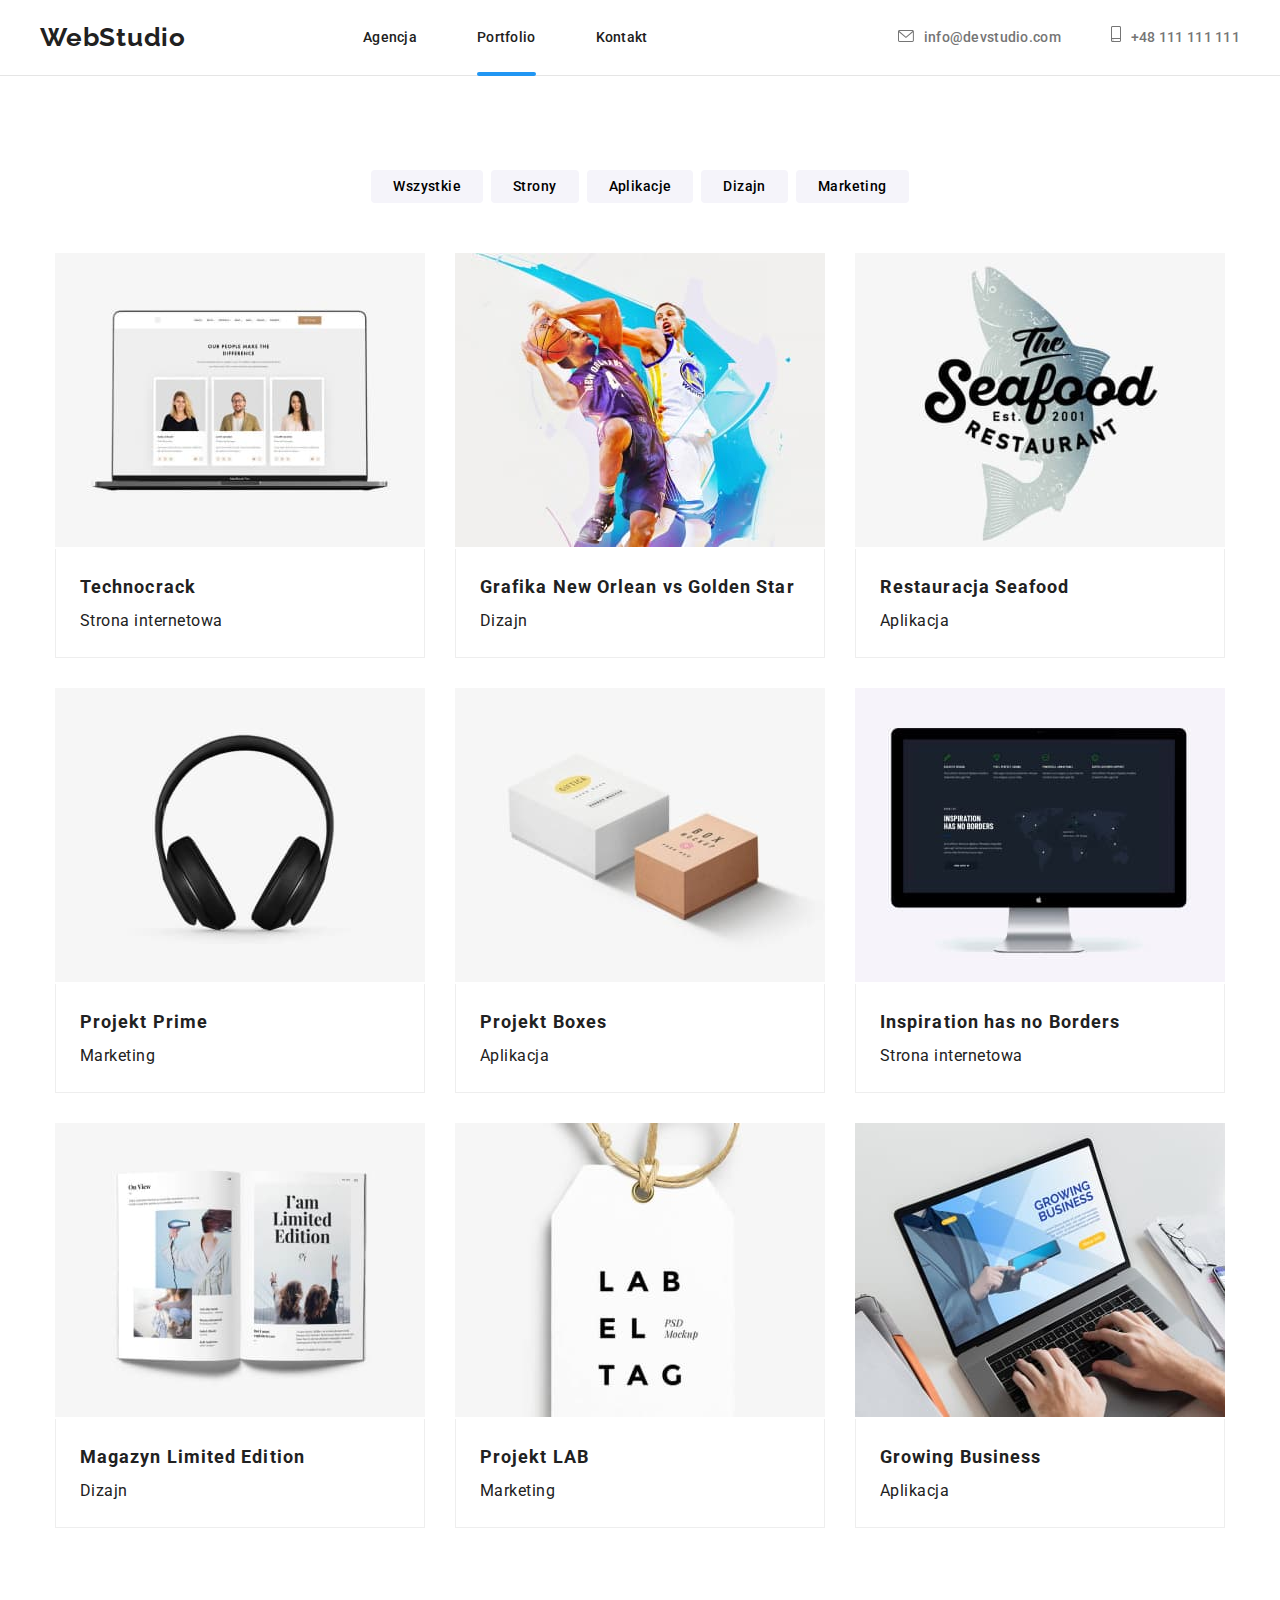
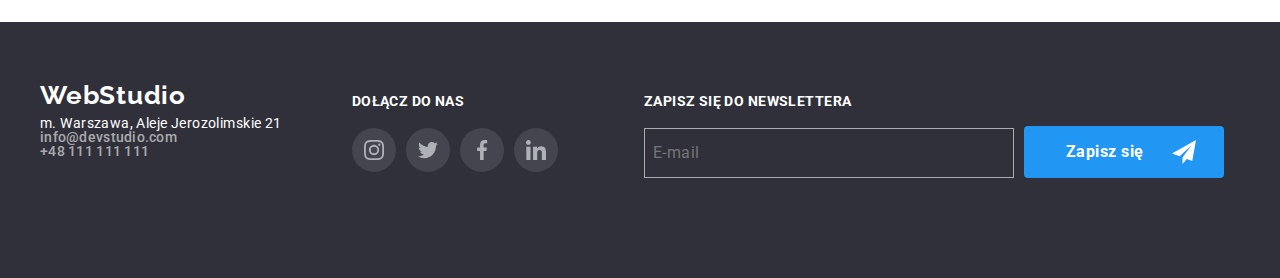
<file: portfolio.html>
<!DOCTYPE html>
<html lang="pl">
  <head>
    <meta charset="UTF-8" />
    <meta http-equiv="X-UA-Compatible" content="IE=edge" />
    <meta name="viewport" content="width=device-width, initial-scale=1.0" />
    <title>Zadanie domowe 1 GOIT Polska</title>
    <link rel="preconnect" href="https://fonts.googleapis.com" />
    <link rel="preconnect" href="https://fonts.gstatic.com" crossorigin />
    <link
      href="https://fonts.googleapis.com/css2?family=Raleway:wght@700&family=Roboto:wght@400;500;700;900&display=swap"
      rel="stylesheet"
    />
    <link
      rel="stylesheet"
      href="https://cdnjs.cloudflare.com/ajax/libs/modern-normalize/1.0.0/modern-normalize.min.css"
    />
    <link href="css/main.min.css" rel="stylesheet" />
  </head>
  <body>
    <header class="header">
      <div class="container header__container">
        <div class="header__wrapper">
          <a class="logo link__header" href="index.html"
            ><span class="logo--accent">Web</span>Studio</a
          >
          <nav>
            <ul class="header__navigation">
              <li>
                <a class="link link__header" href="index.html">Agencja</a>
              </li>
              <li>
                <a
                  class="link link__header link__header--active"
                  href="portfolio.html"
                  >Portfolio</a
                >
              </li>
              <li>
                <a class="link link__header" href="#">Kontakt</a>
              </li>
            </ul>
          </nav>
        </div>
        <ul class="header__contact-info">
          <li>
            <a class="link link__contact-info" href="mailto:info@devstudio.com"
              ><svg class="icon icon__header" width="16" height="12">
                <use href="images/icons.svg#icon-envelope"></use></svg
              >info@devstudio.com</a
            >
          </li>
          <li>
            <a class="link link__contact-info" href="tel:48111111111"
              ><svg class="icon icon__header" width="10" height="16">
                <use href="images/icons.svg#icon-smartphone"></use></svg
              >+48 111 111 111</a
            >
          </li>
        </ul>
      </div>
    </header>
    <main>
      <!--PORTFOLIO-->
      <section class="section">
        <div class="container">
          <ul class="flex-box filter">
            <li>
              <button class="filter__btn" type="button">Wszystkie</button>
            </li>
            <li>
              <button class="filter__btn" type="button">Strony</button>
            </li>
            <li>
              <button class="filter__btn" type="button">Aplikacje</button>
            </li>
            <li>
              <button class="filter__btn" type="button">Dizajn</button>
            </li>
            <li>
              <button class="filter__btn" type="button">Marketing</button>
            </li>
          </ul>

          <ul class="grind">
            <li>
              <figure>
                <div class="overly">
                  <img
                    src="images/portfolio/web_technocrack.jpg"
                    alt="Przykład strony stworzonej przez nasz zespół"
                    width="370"
                    height="294"
                  />
                  <div class="overly__text">
                    <p class="paragraph__overly">
                      Technocrack jest popularną platformą wykorzystywaną do
                      rozpowszechniania koronawirusa. Firmy wykorzystują tę
                      platformę do celów szpiegowskich i ataków na
                      niezabezpieczone serwery konkurencji
                    </p>
                  </div>
                </div>
                <figcaption class="grind__figcaption">
                  <h3 class="grind__heading">Technocrack</h3>
                  <p class="paragraph__grind">Strona internetowa</p>
                </figcaption>
              </figure>
            </li>
            <li>
              <figure>
                <div class="overly">
                  <img
                    src="images/portfolio/design_goldenstar.jpg"
                    alt="Przykład grafiki z koszykarzami stworzonej przez nasz zespół"
                    width="370"
                    height="294"
                  />
                  <div class="overly__text">
                    <p class="paragraph__overly">
                      Technocrack jest popularną platformą wykorzystywaną do
                      rozpowszechniania koronawirusa. Firmy wykorzystują tę
                      platformę do celów szpiegowskich i ataków na
                      niezabezpieczone serwery konkurencji
                    </p>
                  </div>
                </div>
                <figcaption class="grind__figcaption">
                  <h3 class="grind__heading">
                    Grafika New Orlean vs Golden Star
                  </h3>
                  <p class="paragraph__grind">Dizajn</p>
                </figcaption>
              </figure>
            </li>
            <li>
              <figure>
                <div class="overly">
                  <img
                    src="images/portfolio/app_seafood.jpg"
                    alt="Przykład aplikacji restauracji seafood stworzonej przez nasz zespół"
                    width="370"
                    height="294"
                  />
                  <div class="overly__text">
                    <p class="paragraph__overly">
                      Technocrack jest popularną platformą wykorzystywaną do
                      rozpowszechniania koronawirusa. Firmy wykorzystują tę
                      platformę do celów szpiegowskich i ataków na
                      niezabezpieczone serwery konkurencji
                    </p>
                  </div>
                </div>
                <figcaption class="grind__figcaption">
                  <h3 class="grind__heading">Restauracja Seafood</h3>
                  <p class="paragraph__grind">Aplikacja</p>
                </figcaption>
              </figure>
            </li>
            <li>
              <figure>
                <div class="overly">
                  <img
                    src="images/portfolio/marketing.jpg"
                    alt="Przykład kampanii marketingowej słuchawek stworzonej przez nasz zespół"
                    width="370"
                    height="294"
                  />
                  <div class="overly__text">
                    <p class="paragraph__overly">
                      Technocrack jest popularną platformą wykorzystywaną do
                      rozpowszechniania koronawirusa. Firmy wykorzystują tę
                      platformę do celów szpiegowskich i ataków na
                      niezabezpieczone serwery konkurencji
                    </p>
                  </div>
                </div>
                <figcaption class="grind__figcaption">
                  <h3 class="grind__heading">Projekt Prime</h3>
                  <p class="paragraph__grind">Marketing</p>
                </figcaption>
              </figure>
            </li>
            <li>
              <figure>
                <div class="overly">
                  <img
                    src="images/portfolio/app_boxes.jpg"
                    alt="Przykład aplikacji projekt boxes stworzonej przez nasz zespół"
                    width="370"
                    height="294"
                  />
                  <div class="overly__text">
                    <p class="paragraph__overly">
                      Technocrack jest popularną platformą wykorzystywaną do
                      rozpowszechniania koronawirusa. Firmy wykorzystują tę
                      platformę do celów szpiegowskich i ataków na
                      niezabezpieczone serwery konkurencji
                    </p>
                  </div>
                </div>
                <figcaption class="grind__figcaption">
                  <h3 class="grind__heading">Projekt Boxes</h3>
                  <p class="paragraph__grind">Aplikacja</p>
                </figcaption>
              </figure>
            </li>
            <li>
              <figure>
                <div class="overly">
                  <img
                    src="images/portfolio/web_inpiration.jpg"
                    alt="Przykład strony stworzonej przez nasz zespół"
                    width="370"
                    height="294"
                  />
                  <div class="overly__text">
                    <p class="paragraph__overly">
                      Technocrack jest popularną platformą wykorzystywaną do
                      rozpowszechniania koronawirusa. Firmy wykorzystują tę
                      platformę do celów szpiegowskich i ataków na
                      niezabezpieczone serwery konkurencji
                    </p>
                  </div>
                </div>
                <figcaption class="grind__figcaption">
                  <h3 class="grind__heading">Inspiration has no Borders</h3>
                  <p class="paragraph__grind">Strona internetowa</p>
                </figcaption>
              </figure>
            </li>
            <li>
              <figure>
                <div class="overly">
                  <img
                    src="images/portfolio/design_magasine.jpg"
                    alt="Przykład grafiki magazynu drukowanego stworzonej przez nasz zespół"
                    width="370"
                    height="294"
                  />
                  <div class="overly__text">
                    <p class="paragraph__overly">
                      Technocrack jest popularną platformą wykorzystywaną do
                      rozpowszechniania koronawirusa. Firmy wykorzystują tę
                      platformę do celów szpiegowskich i ataków na
                      niezabezpieczone serwery konkurencji
                    </p>
                  </div>
                </div>
                <figcaption class="grind__figcaption">
                  <h3 class="grind__heading">Magazyn Limited Edition</h3>
                  <p class="paragraph__grind">Dizajn</p>
                </figcaption>
              </figure>
            </li>
            <li>
              <figure>
                <div class="overly">
                  <img
                    src="images/portfolio/marketing_lab.jpg"
                    alt="Przykład kampanii reklamowej projektu LAB stworzonej przez nasz zespół"
                    width="370"
                    height="294"
                  />
                  <div class="overly__text">
                    <p class="paragraph__overly">
                      Technocrack jest popularną platformą wykorzystywaną do
                      rozpowszechniania koronawirusa. Firmy wykorzystują tę
                      platformę do celów szpiegowskich i ataków na
                      niezabezpieczone serwery konkurencji
                    </p>
                  </div>
                </div>
                <figcaption class="grind__figcaption">
                  <h3 class="grind__heading">Projekt LAB</h3>
                  <p class="paragraph__grind">Marketing</p>
                </figcaption>
              </figure>
            </li>
            <li>
              <figure>
                <div class="overly">
                  <img
                    src="images/portfolio/app_business.jpg"
                    alt="Przykład aplikacji growing business stworzonej przez nasz zespół"
                    width="370"
                    height="294"
                  />
                  <div class="overly__text">
                    <p class="paragraph__overly">
                      Technocrack jest popularną platformą wykorzystywaną do
                      rozpowszechniania koronawirusa. Firmy wykorzystują tę
                      platformę do celów szpiegowskich i ataków na
                      niezabezpieczone serwery konkurencji
                    </p>
                  </div>
                </div>
                <figcaption class="grind__figcaption">
                  <h3 class="grind__heading">Growing Business</h3>
                  <p class="paragraph__grind">Aplikacja</p>
                </figcaption>
              </figure>
            </li>
          </ul>
        </div>
      </section>
      <footer class="footer">
        <div class="container footer__container">
          <div class="footer__wrapper">
            <a class="logo logo__footer" href="index.html"
              ><span class="logo--accent">Web</span>Studio</a
            >
            <ul class="footer__contact">
              <li>
                <address class="footer__address">
                  m. Warszawa, Aleje Jerozolimskie 21
                </address>
              </li>
              <li>
                <a class="link link__footer" href="mailto:info@devstudio.com"
                  >info@devstudio.com</a
                >
              </li>
              <li>
                <a class="link link__footer" href="tel:48111111111"
                  >+48 111 111 111</a
                >
              </li>
            </ul>
          </div>

          <div class="footer__social">
            <p class="paragraph__footer">dołącz do nas</p>
            <ul class="list">
              <li class="list__item list__item--reverse">
                <svg class="icon" width="20px" height="20px">
                  <use href="images/icons.svg#icon-instagram"></use>
                </svg>
              </li>
              <li class="list__item list__item--reverse">
                <svg class="icon" width="20px" height="20px">
                  <use href="images/icons.svg#icon-twitter "></use>
                </svg>
              </li>
              <li class="list__item list__item--reverse">
                <svg class="icon" width="20px" height="20px">
                  <use href="images/icons.svg#icon-facebook"></use>
                </svg>
              </li>
              <li class="list__item list__item--reverse">
                <svg class="icon" width="20px" height="20px">
                  <use href="images/icons.svg#icon-linkedin"></use>
                </svg>
              </li>
            </ul>
          </div>
          <div class="footer__form-wrapper">
            <form class="footer__form">
              <div class="footer__input-wrapper">
                <label class="footer__label"
                  >Zapisz się do newslettera
                  <input
                    type="email"
                    placeholder="E-mail"
                    class="footer__input"
                  />
                </label>
              </div>
              <div class="footer__submit-wrapper">
                <button class="button submit__btn" type="submit">
                  Zapisz się
                </button>
                <svg width="24" height="24" class="submit__icon">
                  <use href="images/icons.svg#icon-send"></use>
                </svg>
              </div>
            </form>
          </div>
        </div>
      </footer>
    </main>
  </body>
</html>
</file>
<file: css/main.min.css>
body {
  font-family: "roboto", sans-serif;
}

.logo {
  font-family: "raleway", sans-serif;
}

.link, .list__item, .overly__text, .grind, .filter__btn, .backdrop__checkbox-icon, .backdrop__checkbox-wrapper, .backdrop__input, .backdrop__icon {
  -webkit-transition: 250ms cubic-bezier(0.4, 0, 0.2, 1);
  transition: 250ms cubic-bezier(0.4, 0, 0.2, 1);
}

.clients-list__item {
  -webkit-transition: color 250ms cubic-bezier(0.4, 0, 0.2, 1);
  transition: color 250ms cubic-bezier(0.4, 0, 0.2, 1);
}

.container, .clients-list, .hero__btn, .hero, .header__container {
  margin: 0 auto;
}

.list__about, .list, .grind, .filter, .backdrop, .clients-list__item, .team__figcaption, .hero__tile, .header__wrapper, .header__container, .menu-container__socials, .menu-container__contact-info, .menu-container__navigation, .menu-container {
  display: -webkit-box;
  display: -ms-flexbox;
  display: flex;
}

.backdrop, .clients-list__item, .team__figcaption, .hero__title, .header__wrapper, .header__container {
  -webkit-box-align: center;
      -ms-flex-align: center;
          align-items: center;
}

.list__footer, .grind, .filter, .backdrop, .clients-list__item, .hero__tile {
  -webkit-box-pack: center;
      -ms-flex-pack: center;
          justify-content: center;
}

.button, .link__contact-info, .section__heading, .paragraph__team, .filter__btn, .backdrop__title, .team__heading, .about__caption, .hero__heading, .footer__label {
  text-align: center;
}

.paragraph__hero, .submit__btn {
  text-align: left;
}

.link__header--active::after, .overly__text, .backdrop__sign, .backdrop__close, .backdrop__checkbox-icon, .backdrop__checkbox, .backdrop__icon, .about__name, .submit__icon, .menu-container__sign, .menu-container__close-btn {
  position: absolute;
}

.menu-container {
  position: fixed;
  top: 0;
  left: 0;
  width: 100vw;
  height: 100vh;
  font-size: 5vw;
  padding: 2em 1.66em;
  background-color: #ffffff;
  -webkit-transform: translateX(100%);
          transform: translateX(100%);
  -webkit-transition: -webkit-transform 250ms cubic-bezier(0.4, 0, 0.2, 1);
  transition: -webkit-transform 250ms cubic-bezier(0.4, 0, 0.2, 1);
  transition: transform 250ms cubic-bezier(0.4, 0, 0.2, 1);
  transition: transform 250ms cubic-bezier(0.4, 0, 0.2, 1), -webkit-transform 250ms cubic-bezier(0.4, 0, 0.2, 1);
  -webkit-box-orient: vertical;
  -webkit-box-direction: normal;
      -ms-flex-direction: column;
          flex-direction: column;
  -webkit-box-pack: justify;
      -ms-flex-pack: justify;
          justify-content: space-between;
}
.menu-container__close-btn {
  top: 10px;
  right: 15px;
  border: none;
  background-color: transparent;
  width: 40px;
  height: 40px;
  cursor: pointer;
}
.menu-container__sign {
  top: 50%;
  left: 50%;
  -webkit-transform: translate(-50%, -50%);
          transform: translate(-50%, -50%);
}
.menu-container__sign:hover, .menu-container__sign:focus {
  fill: #2196f3;
}
.menu-container__navigation {
  -webkit-box-orient: vertical;
  -webkit-box-direction: normal;
      -ms-flex-direction: column;
          flex-direction: column;
  gap: 32px;
}
.menu-container__contact-info {
  -webkit-box-orient: vertical;
  -webkit-box-direction: normal;
      -ms-flex-direction: column;
          flex-direction: column;
  gap: 38px;
}
.menu-container__socials {
  margin-top: 58px;
}
.menu-container__social {
  color: #2196f3;
  font-size: 0.75em;
}
.menu-container__social:nth-child(-n+3) {
  padding-right: 0.42em;
  border-right: 1px solid rgba(33, 33, 33, 0.2);
}
.menu-container__social:nth-last-child(-n+3) {
  padding-left: 0.42em;
}
.menu-container.is-open {
  -webkit-transform: translateX(0);
          transform: translateX(0);
}

.menu-toggle {
  position: absolute;
  top: 16px;
  right: 16px;
  min-height: 40px;
  min-width: 40px;
  margin: 0;
  padding: 0;
  background-color: transparent;
  cursor: pointer;
  border: none;
  outline: none;
}
.menu-toggle:hover, .menu-toggle:focus {
  fill: #2196f3;
}

@media screen and (min-width: 768px) {
  .menu-toggle {
    display: none;
  }
}
.header {
  border-bottom: 1px solid #e5e5e5;
}
.header__container {
  position: relative;
  -webkit-box-pack: justify;
      -ms-flex-pack: justify;
          justify-content: space-between;
  padding: 10px 15px;
}
@media screen and (min-width: 768px) {
  .header__container {
    padding: 21px 15px;
  }
  .header__navigation {
    gap: 60px;
    display: -webkit-box;
    display: -ms-flexbox;
    display: flex;
    margin-left: 83px;
  }
}
@media screen and (min-width: 1200px) {
  .header__container {
    padding: 24px 0 25px 0;
  }
  .header__contact-info {
    gap: 50px;
    -webkit-box-align: center;
        -ms-flex-align: center;
            align-items: center;
    display: -webkit-box;
    display: -ms-flexbox;
    display: flex;
  }
}
@media screen and (max-width: 767px) {
  .header__navigation,
.header__contact-info {
    display: none;
  }
}
.footer {
  background-color: #2f303a;
  color: #ffffff;
}
.footer__wrapper, .footer__form-wrapper, .footer__social {
  padding: 60px 15px;
  position: relative;
}
.footer__contacts {
  margin-top: 20px;
}
.footer__contact {
  margin-top: 8px;
}
.footer__address {
  font-style: normal;
}
.footer__label {
  text-transform: uppercase;
  font-weight: 700;
}
.footer__input {
  padding: 8px;
  border: 1px solid rgba(255, 255, 255, 0.6);
  border-radius: 0;
  font-weight: 400;
  font-size: 16px;
  line-height: 1.25;
  letter-spacing: 0.03em;
  background-color: inherit;
  color: rgba(255, 255, 255, 0.6);
  font-family: inherit;
  outline: none;
  width: 100%;
  min-height: 50px;
  margin-top: 20px;
}
.footer__submit-wrapper {
  position: relative;
  display: inline;
  margin-top: 20px;
}

.submit__btn {
  padding: 10px 42px;
  color: inherit;
  font-style: inherit;
}

@media screen and (max-width: 1200px) {
  .submit__btn {
    margin-top: 20px;
  }
  .footer__wrapper, .footer__social, .footer__form-wrapper {
    text-align: center;
  }
}
@media screen and (min-width: 768px) {
  .footer__wrapper, .footer__social, .footer__form-wrapper {
    padding: 60px 75px;
  }
  .footer__container {
    display: -webkit-box;
    display: -ms-flexbox;
    display: flex;
  }
  .footer__form-wrapper {
    min-width: 300px;
    margin: 0 auto;
  }
  .footer__input-wrapper {
    display: block;
  }
}
@media screen and (min-width: 768px) and (max-width: 1200px) {
  .footer__container {
    -ms-flex-wrap: wrap;
        flex-wrap: wrap;
    -webkit-box-pack: justify;
        -ms-flex-pack: justify;
            justify-content: space-between;
    -ms-flex-line-pack: center;
        align-content: center;
  }
  .footer__contacts {
    -webkit-box-orient: vertical;
    -webkit-box-direction: normal;
        -ms-flex-direction: column;
            flex-direction: column;
    gap: 9px;
    margin-top: 20px;
  }
  .footer__social {
    padding: 72px 0px;
    margin-right: 70px;
  }
}
@media screen and (min-width: 1200px) {
  .footer__social {
    padding: 72px 0px;
  }
  .footer__wrapper, .footer__social, .footer__form-wrapper {
    padding: 60px 70px 60px 0;
  }
  .footer__contacts {
    min-width: 246px;
  }
  .footer__form-wrapper {
    padding: 72px 0px 100px 0px;
    -webkit-box-orient: horizontal;
    -webkit-box-direction: normal;
        -ms-flex-direction: row;
            flex-direction: row;
    width: 580px;
  }
  .footer__form {
    display: -webkit-box;
    display: -ms-flexbox;
    display: flex;
    -webkit-box-align: end;
        -ms-flex-align: end;
            align-items: flex-end;
    gap: 10px;
  }
  .footer__input-wrapper {
    display: block;
  }
}
.submit__icon {
  top: 50%;
  right: 28px;
  -webkit-transform: translateY(-50%);
          transform: translateY(-50%);
  fill: #ffffff;
}

.logo {
  color: #000000;
  font-weight: 700;
  font-size: 26px;
  line-height: 1;
  letter-spacing: 0.03em;
  text-decoration: none;
}
.logo__accent {
  color: #2196f3;
}
.logo__footer {
  color: #ffffff;
  text-decoration: none;
}

@media screen and (min-width: 1200px) {
  .logo {
    margin-right: 94px;
  }
}
.hero {
  background-image: -webkit-gradient(linear, left top, left bottom, from(rgba(47, 48, 58, 0.4)), to(rgba(47, 48, 58, 0.4))), url(./images/header_image_mobile.jpg);
  background-image: linear-gradient(to bottom, rgba(47, 48, 58, 0.4), rgba(47, 48, 58, 0.4)), url(./images/header_image_mobile.jpg);
  background-size: cover;
}
.hero__title {
  font-weight: 900;
  font-size: 26px;
  line-height: 1.5;
  letter-spacing: 0.06em;
  text-transform: uppercase;
  text-align: center;
  color: #ffffff;
}
.hero__tile {
  background-color: #f5f4fa;
  padding: 25px 0;
}
.hero__heading {
  font-weight: 700;
  text-transform: uppercase;
  margin-top: 30px;
}
.hero__btn {
  display: block;
  margin-top: 30px;
}

@media screen and (min-width: 455px) {
  .hero__title {
    max-width: 15em;
    margin: 0 auto;
  }
}
@media (min-device-pixel-ratio: 2), (-webkit-min-device-pixel-ratio: 2), (min-resolution: 192dpi), (min-resolution: 2dppx) {
  .hero {
    background-image: url(./images/header_image_mobile@2x.jpg);
  }
}
@media screen and (min-width: 768px) {
  .hero {
    background-image: -webkit-gradient(linear, left top, left bottom, from(rgba(47, 48, 58, 0.4)), to(rgba(47, 48, 58, 0.4))), url(./images/header_image_tablet.jpg);
    background-image: linear-gradient(to bottom, rgba(47, 48, 58, 0.4), rgba(47, 48, 58, 0.4)), url(./images/header_image_tablet.jpg);
  }
  .hero__list {
    -webkit-column-count: 2;
       -moz-column-count: 2;
            column-count: 2;
    -webkit-column-gap: 30px;
       -moz-column-gap: 30px;
            column-gap: 30px;
  }
  .hero__item {
    max-width: calc(50vw - 30px);
  }
  .hero__heading {
    text-align: left;
  }
}
@media screen and (min-width: 1200px) {
  .hero {
    background-image: -webkit-gradient(linear, left top, left bottom, from(rgba(47, 48, 58, 0.4)), to(rgba(47, 48, 58, 0.4))), url(./images/header_image.jpg);
    background-image: linear-gradient(to bottom, rgba(47, 48, 58, 0.4), rgba(47, 48, 58, 0.4)), url(./images/header_image.jpg);
  }
  .hero__list {
    -webkit-column-count: 4;
       -moz-column-count: 4;
            column-count: 4;
  }
  .hero__item {
    max-width: 270px;
  }
  .hero__tile {
    padding: 25px 100px;
  }
}
.about {
  display: block;
  padding: 100px 0;
}
.about__tile {
  position: relative;
}
.about__name {
  width: 370px;
  min-height: 70px;
  background-color: rgba(47, 48, 58, 0.8);
  top: 224px;
}
.about__caption {
  font-weight: 700;
  font-size: 14px;
  line-height: 1;
  letter-spacing: 0.03em;
  text-transform: uppercase;
  color: #ffffff;
  -webkit-transform: translateY(200%);
          transform: translateY(200%);
}

@media screen and (max-width: 1200px) {
  .about {
    display: none;
  }
}
.team {
  background-color: #f5f4fa;
}
.team__figure {
  -webkit-box-shadow: 0px 1px 3px rgba(0, 0, 0, 0.12), 0px 1px 1px rgba(0, 0, 0, 0.14), 0px 1px 2px rgba(0, 0, 0, 0.2);
          box-shadow: 0px 1px 3px rgba(0, 0, 0, 0.12), 0px 1px 1px rgba(0, 0, 0, 0.14), 0px 1px 2px rgba(0, 0, 0, 0.2);
  border-radius: 0 0 4px 4px;
}
.team__figcaption {
  padding: 30px 32px;
  background-color: #ffffff;
  border-radius: 0 0 4px 4px;
  -webkit-box-orient: vertical;
  -webkit-box-direction: normal;
      -ms-flex-direction: column;
          flex-direction: column;
}
.team__heading {
  font-weight: 500;
  font-size: 16px;
  line-height: 1.2;
  letter-spacing: 0.03em;
  color: #212121;
  text-transform: none;
  margin-bottom: 10px;
}

@media screen and (min-width: 768px) and (max-width: 1200px) {
  .team__figure {
    width: 354px;
  }
  .team__list {
    max-width: 738px;
    -ms-flex-wrap: wrap;
        flex-wrap: wrap;
    margin: 0 auto;
  }
}
@media screen and (min-width: 768px) {
  .team__list {
    display: -webkit-box;
    display: -ms-flexbox;
    display: flex;
    gap: 30px;
  }
}
@media screen and (min-width: 1200px) {
  .team__figure {
    width: 270px;
  }
}
.clients-list {
  color: #afb1b8;
}
.clients-list__item {
  border: 1px solid currentColor;
  border-radius: 4px;
  height: 92px;
  cursor: pointer;
}
.clients-list__item:hover, .clients-list__item:focus {
  color: #2196f3;
}
.clients-list__item:nth-child(-n+5) {
  margin-bottom: 30px;
}

@media screen and (max-width: 768px) {
  .clients-list {
    -webkit-column-count: 2;
       -moz-column-count: 2;
            column-count: 2;
  }
  .clients-list__item {
    width: calc(50vw - 30px);
  }
}
@media screen and (min-width: 768px) and (max-width: 1200px) {
  .clients-list {
    display: block;
    -webkit-column-count: 3;
       -moz-column-count: 3;
            column-count: 3;
    -webkit-column-gap: 30px;
       -moz-column-gap: 30px;
            column-gap: 30px;
  }
  .clients-list__item {
    width: calc(33vw - 30px);
  }
}
@media screen and (min-width: 1200px) {
  .clients-list {
    display: -webkit-box;
    display: -ms-flexbox;
    display: flex;
    gap: 30px;
  }
  .clients-list__item {
    width: 170px;
    height: 92px;
  }
}
.is-hidden {
  opacity: 0;
  visibility: hidden;
  pointer-events: none;
  -webkit-transform: scale(0) rotate(360deg);
          transform: scale(0) rotate(360deg);
}

.backdrop {
  visibility: visible;
  -webkit-transition: opacity 250ms cubic-bezier(0.4, 0, 0.2, 1), -webkit-transform 250ms cubic-bezier(0.4, 0, 0.2, 1);
  transition: opacity 250ms cubic-bezier(0.4, 0, 0.2, 1), -webkit-transform 250ms cubic-bezier(0.4, 0, 0.2, 1);
  transition: transform 250ms cubic-bezier(0.4, 0, 0.2, 1), opacity 250ms cubic-bezier(0.4, 0, 0.2, 1);
  transition: transform 250ms cubic-bezier(0.4, 0, 0.2, 1), opacity 250ms cubic-bezier(0.4, 0, 0.2, 1), -webkit-transform 250ms cubic-bezier(0.4, 0, 0.2, 1);
  position: fixed;
  left: 0;
  top: 0;
  width: 100%;
  height: 100%;
  background-color: rgba(0, 0, 0, 0.2);
}
.backdrop__modal {
  position: relative;
  max-width: 450px;
  min-height: 609px;
  padding: 45px 40px 35px;
  border-radius: 4px;
  background-color: #ffffff;
  -webkit-box-shadow: 0px 1px 1px rgba(0, 0, 0, 0.12), 0px 2px 2px rgba(0, 0, 0, 0.06), 1px 2px 4px rgba(0, 0, 0, 0.16);
          box-shadow: 0px 1px 1px rgba(0, 0, 0, 0.12), 0px 2px 2px rgba(0, 0, 0, 0.06), 1px 2px 4px rgba(0, 0, 0, 0.16);
}
.backdrop__form {
  display: -webkit-box;
  display: -ms-flexbox;
  display: flex;
  -webkit-box-orient: vertical;
  -webkit-box-direction: normal;
      -ms-flex-direction: column;
          flex-direction: column;
  -webkit-box-align: stretch;
      -ms-flex-align: stretch;
          align-items: stretch;
}
.backdrop__title {
  font-weight: 700;
  font-size: 20px;
  line-height: 1;
  letter-spacing: 0.03em;
  color: #212121;
  margin-bottom: 12px;
}
.backdrop__input-wrapper {
  position: relative;
}
.backdrop__input-wrapper:focus-within {
  fill: #2196f3;
}
.backdrop__label {
  position: relative;
  font-size: 12px;
  color: var(--paragraph-color);
}
.backdrop__icon {
  top: 24px;
  left: 12px;
  -webkit-transform: translateY(50%);
          transform: translateY(50%);
}
.backdrop__input {
  width: 100%;
  padding: 12px 0px 12px 42px;
  border: 1px solid rgba(33, 33, 33, 0.2);
  border-radius: 0;
  font-size: 16px;
  outline: none;
  margin-top: 4px;
  margin-bottom: 10px;
}
.backdrop__input--textarea {
  padding: 12px 0px 12px 16px;
  font-weight: 400;
  font-size: 12px;
  line-height: 1;
  letter-spacing: 0.01em;
  resize: none;
}
.backdrop__input--textarea::-webkit-input-placeholder {
  color: rgba(117, 117, 117, 0.5019607843);
}
.backdrop__input--textarea::-moz-placeholder {
  color: rgba(117, 117, 117, 0.5019607843);
}
.backdrop__input--textarea:-ms-input-placeholder {
  color: rgba(117, 117, 117, 0.5019607843);
}
.backdrop__input--textarea::-ms-input-placeholder {
  color: rgba(117, 117, 117, 0.5019607843);
}
.backdrop__input--textarea::placeholder {
  color: rgba(117, 117, 117, 0.5019607843);
}
.backdrop__input:focus {
  border: 1px solid #2196f3;
  border-radius: 0;
}
.backdrop__checkbox-wrapper {
  position: relative;
  -ms-flex-item-align: center;
      align-self: center;
  margin-top: 25px;
}
.backdrop__checkbox-wrapper input:checked ~ .backdrop__checkbox {
  background-color: #2196f3;
  border: 1px solid #2196f3;
  border-radius: 0;
}
.backdrop__checkbox-wrapper .backdrop__checkbox-input {
  opacity: 0;
  cursor: pointer;
  margin-right: 8px;
  height: 20px;
  width: 20px;
  z-index: 1;
}
.backdrop__checkbox {
  top: 0;
  left: 15px;
  -webkit-transform: translate(-100%, 50%);
          transform: translate(-100%, 50%);
  width: 16px;
  height: 15px;
  border: 1px solid #212121;
  border-radius: 2px;
  z-index: 0;
}
.backdrop__checkbox-icon {
  top: 50%;
  left: 50%;
  -webkit-transform: translate(-50%, -50%);
          transform: translate(-50%, -50%);
  fill: #ffffff;
}
.backdrop__checkbox-label {
  line-height: 1.7;
  color: #757575;
  margin-top: 20px;
}
.backdrop__link {
  color: #2196f3;
}
.backdrop__btn {
  padding: 10px 41px;
  border: none;
  margin-top: 30px;
  -ms-flex-item-align: center;
      align-self: center;
}
.backdrop__close {
  top: 8px;
  right: 8px;
  border: 1px solid rgba(0, 0, 0, 0.1);
  border-radius: 50%;
  background-color: #ffffff;
  width: 30px;
  height: 30px;
  cursor: pointer;
}
.backdrop__sign {
  top: 50%;
  left: 50%;
  font-size: 30px;
  -webkit-transform: translate(-50%, -50%);
          transform: translate(-50%, -50%);
}

@media screen and (min-width: 1200px) {
  .backdrop__modal {
    width: 528px;
    min-height: 581px;
  }
}
.filter {
  gap: 8px;
  padding-top: 0;
  padding-right: 1px;
  padding-bottom: 16px;
  padding-left: 1px;
  -webkit-box-align: start;
      -ms-flex-align: start;
          align-items: flex-start;
  margin-bottom: 34px;
}
.filter__btn {
  background-color: #f5f4fa;
  font-weight: 500;
  font-size: 14px;
  line-height: 1.5;
  letter-spacing: 0.03em;
  border-radius: 4px;
  cursor: pointer;
  padding: 6px 22px;
  border: none;
}
.filter__btn:hover, .filter__btn:focus {
  background-color: #2196f3;
  color: #ffffff;
  -webkit-box-shadow: 0px 3px 1px rgba(0, 0, 0, 0.1), 0px 1px 2px rgba(0, 0, 0, 0.08), 0px 2px 2px rgba(0, 0, 0, 0.12);
          box-shadow: 0px 3px 1px rgba(0, 0, 0, 0.1), 0px 1px 2px rgba(0, 0, 0, 0.08), 0px 2px 2px rgba(0, 0, 0, 0.12);
}

.grind {
  -ms-flex-wrap: wrap;
      flex-wrap: wrap;
  gap: 30px;
  -ms-flex-preferred-size: calc((100% - 60px) / 3);
      flex-basis: calc((100% - 60px) / 3);
}
.grind figure:hover, .grind figure:focus {
  -webkit-box-shadow: 0px 1px 1px rgba(0, 0, 0, 0.12), 0px 4px 4px rgba(0, 0, 0, 0.06), 1px 4px 6px rgba(0, 0, 0, 0.16);
          box-shadow: 0px 1px 1px rgba(0, 0, 0, 0.12), 0px 4px 4px rgba(0, 0, 0, 0.06), 1px 4px 6px rgba(0, 0, 0, 0.16);
}
.grind__figcaption {
  padding: 20px 24px;
  border: 1px solid #eee;
  border-radius: 0;
  border-top: none;
}
.grind__heading {
  font-weight: 700;
  font-size: 18px;
  line-height: 2;
  letter-spacing: 0.06em;
  text-transform: none;
}

.overly {
  position: relative;
  overflow: hidden;
}
.overly__text {
  bottom: 0;
  left: 0;
  width: 100%;
  height: 100%;
  padding: 49px 24px;
  background-color: rgba(33, 150, 243, 0.9019607843);
  -webkit-transform: translateY(100%);
          transform: translateY(100%);
}
.overly:hover .overly__text {
  -webkit-transform: translateY(0);
          transform: translateY(0);
}

body {
  font-style: normal;
  color: #212121;
  font-weight: 400;
  font-size: 14px;
  line-height: 1;
  letter-spacing: 0.03em;
}

ul {
  list-style-type: none;
}

ul,
li,
p,
h3,
figure {
  margin: 0;
  padding: 0;
}

.paragraph {
  line-height: 1.5;
  color: #757575;
}
.paragraph__hero {
  line-height: 1.7;
  margin-top: 10px;
}
.paragraph__team {
  font-weight: 400;
  font-size: 16px;
  line-height: 1.2;
  letter-spacing: 0.03em;
  margin-bottom: 16px;
}
.paragraph__footer {
  text-transform: uppercase;
  font-weight: 700;
  color: #ffffff;
  margin-bottom: 20px;
}
.paragraph__grind {
  font-weight: 400;
  font-size: 16px;
  line-height: 2;
  letter-spacing: 0.03em;
}
.paragraph__overly {
  width: 301px;
  font-weight: 400;
  font-size: 18px;
  line-height: 1.5;
  letter-spacing: 0.03em;
  color: #ffffff;
}

@media screen and (min-width: 1200px) {
  .paragraph {
    line-height: 1.5;
    color: #757575;
  }
  .paragraph__hero {
    line-height: 1.7;
  }
  .paragraph__team {
    margin-bottom: 16px;
  }
  .paragraph__footer {
    text-transform: uppercase;
    font-weight: 700;
    color: #ffffff;
    margin: 12px 0 20px 0;
  }
  .paragraph__overly {
    width: 301px;
    color: #ffffff;
  }
}
.container {
  max-width: calc(100vw - 30px);
}

.section {
  padding: 60px 15px;
}
.section:nth-child(3) {
  padding: 0 15px 60px 15px;
}
.section__heading {
  font-weight: 700;
  font-size: 28px;
  line-height: 1.2;
  letter-spacing: 0.03em;
  margin-bottom: 50px;
  margin-top: 0;
}

.list {
  gap: 10px;
}
.list__about {
  gap: 30px;
  padding-top: 5px;
  padding-right: 0;
  padding-bottom: 5px;
  padding-left: 0;
}
.list__item {
  width: 44px;
  height: 44px;
  padding: 12px;
  color: #afb1b8;
  border-radius: 50%;
  cursor: pointer;
}
.list__item:hover, .list__item:focus {
  background-color: #2196f3;
}
.list__item:hover .icon, .list__item:focus .icon {
  fill: #ffffff;
}
.list__item--reverse {
  background-color: rgba(255, 255, 255, 0.1019607843);
}
.list__item--reverse:hover, .list__item--reverse:focus {
  background-color: #2196f3;
  border-radius: 50%;
}

@media screen and (min-width: 1200px) {
  .container {
    max-width: 1200px;
  }
  .section {
    padding: 94px 0;
  }
  .section:nth-child(3) {
    padding: 0 0 94px 0;
  }
  .section__heading {
    font-size: 36px;
  }
  .list {
    gap: 10px;
  }
  .list__about {
    gap: 30px;
    padding-top: 5px;
    padding-right: 0;
    padding-bottom: 5px;
    padding-left: 0;
  }
  .list__item {
    width: 44px;
    height: 44px;
    padding: 12px;
    color: #afb1b8;
    border-radius: 50%;
    cursor: pointer;
  }
  .list__item:hover, .list__item:focus {
    background-color: #2196f3;
  }
  .list__item:hover .icon, .list__item:focus .icon {
    fill: #ffffff;
  }
  .list__item--reverse {
    background-color: rgba(255, 255, 255, 0.1019607843);
  }
  .list__item--reverse:hover, .list__item--reverse:focus {
    background-color: #2196f3;
    border-radius: 50%;
  }
}
.image {
  display: block;
}

.link {
  font-weight: 500;
  font-size: 14px;
  line-height: 1;
  letter-spacing: 0.02em;
}
.link:hover, .link:focus {
  color: #2196f3;
  text-decoration: none;
}
.link__header {
  color: #212121;
  text-decoration: none;
}
.link__header--active {
  position: relative;
}
.link__header--active::after {
  content: "";
  width: 100%;
  height: 4px;
  border-radius: 2px;
  background-color: #2196f3;
  bottom: 0;
  left: 0;
  -webkit-transform: translateY(31px);
          transform: translateY(31px);
}
.link__contact-info {
  color: #757575;
  line-height: 1.5;
  text-decoration: none;
}
.link__footer {
  color: rgba(255, 255, 255, 0.6);
  text-decoration: none;
}
.link__menu {
  text-decoration: none;
}
.link__menu--nav {
  font-size: 40px;
  color: #212121;
}
.link__menu--mail {
  font-size: 6.6666666667vw;
  color: #2196f3;
}
.link__menu--tel {
  color: #757575;
}

.button {
  font-weight: 700;
  font-size: 16px;
  line-height: 2;
  letter-spacing: 0.03em;
  border-radius: 4px;
  background-color: #2196f3;
  color: #ffffff;
  min-width: 200px;
  cursor: pointer;
  padding: 10px 42px;
  border: none;
}

.icon {
  fill: currentColor;
}
.icon__header {
  margin-right: 10px;
}/*# sourceMappingURL=main.min.css.map */
</file>
